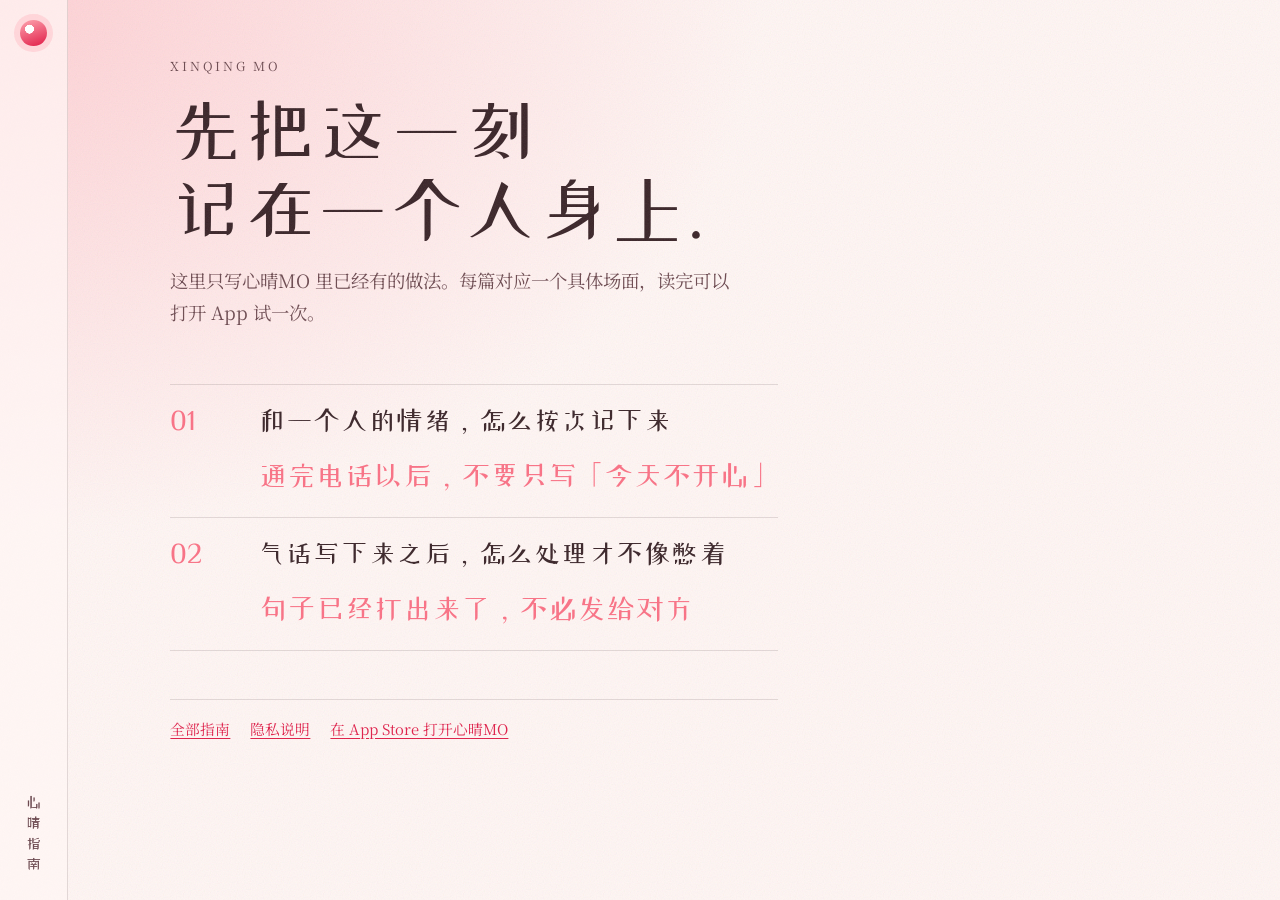
<file: index.html>
<!DOCTYPE html>
<html lang="zh-Hans">
  <head>
    <meta charset="utf-8" />
    <meta name="viewport" content="width=device-width, initial-scale=1" />
    <script>
      var _hmt = _hmt || [];
      (function () {
        var hm = document.createElement("script");
        hm.src = "https://hm.baidu.com/hm.js?46a3e5dee48f7f4f05d6a795c90ffaa4";
        var s = document.getElementsByTagName("script")[0];
        s.parentNode.insertBefore(hm, s);
      })();
    </script>
    <meta name="google-site-verification" content="C-arNfqmYoOlJp_gAkdVjv2-pRc9SM4FUcQt0aHw0Os" />
    <title>心晴MO 指南</title>
    <meta
      name="description"
      content="心晴MO 的使用指南：按人记下情绪，处理写下来的气话。默认在手机上，云同步自己打开。"
    />
    <link rel="preconnect" href="https://fonts.googleapis.com" />
    <link rel="preconnect" href="https://fonts.gstatic.com" crossorigin />
    <link
      href="https://fonts.googleapis.com/css2?family=Noto+Serif+SC:wght@500;600&family=ZCOOL+XiaoWei&display=swap"
      rel="stylesheet"
    />
    <link rel="stylesheet" href="css/site.css" />
  </head>
  <body>
    <aside class="rail" aria-hidden="true">
      <div class="mark"></div>
      <p class="rail-word">心晴指南</p>
    </aside>
    <main class="sheet">
      <p class="kicker">Xinqing MO</p>
      <h1>先把这一刻<br />记在一个人身上。</h1>
      <p class="lede">
        这里只写心晴MO 里已经有的做法。每篇对应一个具体场面，读完可以打开 App 试一次。
      </p>
      <ol class="toc">
        <li>
          <span>01</span>
          <div>
            <a href="guides/ren-de-qingxu/">和一个人的情绪，怎么按次记下来</a>
            <span class="meta">通完电话以后，不要只写「今天不开心」</span>
          </div>
        </li>
        <li>
          <span>02</span>
          <div>
            <a href="guides/qihua/">气话写下来之后，怎么处理才不像憋着</a>
            <span class="meta">句子已经打出来了，不必发给对方</span>
          </div>
        </li>
      </ol>
      <footer>
        <nav>
          <a href="guides/">全部指南</a>
          <a href="privacy/">隐私说明</a>
          <a href="go/home/">在 App Store 打开心晴MO</a>
        </nav>
      </footer>
    </main>
    <script src="site.config.js"></script>
    <script src="js/beacon.js"></script>
  </body>
</html>
</file>
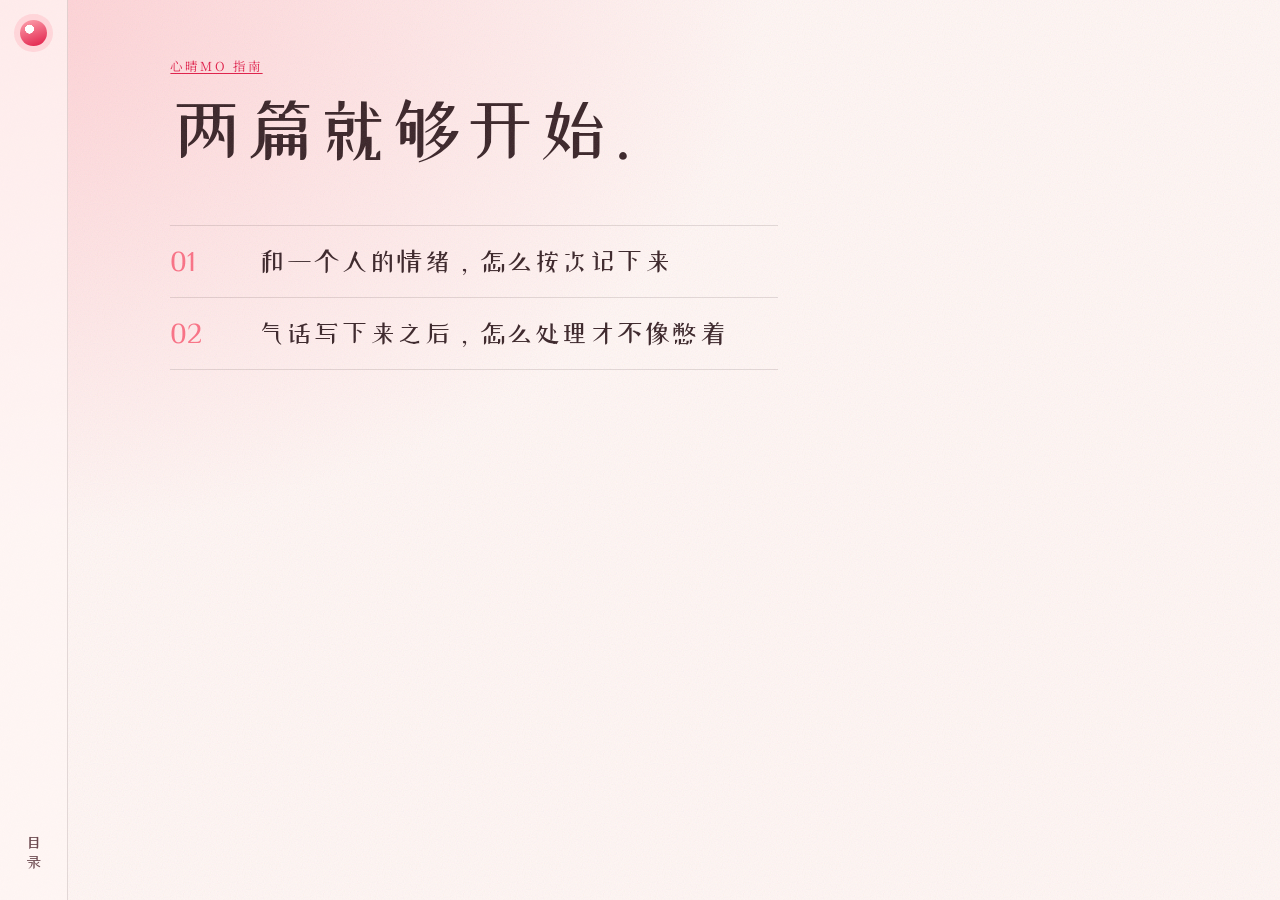
<file: guides/index.html>
<!DOCTYPE html>
<html lang="zh-Hans">
  <head>
    <meta charset="utf-8" />
    <meta name="viewport" content="width=device-width, initial-scale=1" />
    <script>
      var _hmt = _hmt || [];
      (function () {
        var hm = document.createElement("script");
        hm.src = "https://hm.baidu.com/hm.js?46a3e5dee48f7f4f05d6a795c90ffaa4";
        var s = document.getElementsByTagName("script")[0];
        s.parentNode.insertBefore(hm, s);
      })();
    </script>
    <title>全部指南 · 心晴MO</title>
    <meta name="description" content="心晴MO 指南目录。" />
    <link rel="preconnect" href="https://fonts.googleapis.com" />
    <link rel="preconnect" href="https://fonts.gstatic.com" crossorigin />
    <link
      href="https://fonts.googleapis.com/css2?family=Noto+Serif+SC:wght@500;600&family=ZCOOL+XiaoWei&display=swap"
      rel="stylesheet"
    />
    <link rel="stylesheet" href="../css/site.css" />
  </head>
  <body>
    <aside class="rail" aria-hidden="true">
      <div class="mark"></div>
      <p class="rail-word">目录</p>
    </aside>
    <main class="sheet">
      <p class="kicker"><a href="../">心晴MO 指南</a></p>
      <h1>两篇就够开始。</h1>
      <ol class="toc">
        <li>
          <span>01</span>
          <div>
            <a href="ren-de-qingxu/">和一个人的情绪，怎么按次记下来</a>
          </div>
        </li>
        <li>
          <span>02</span>
          <div>
            <a href="qihua/">气话写下来之后，怎么处理才不像憋着</a>
          </div>
        </li>
      </ol>
    </main>
    <script src="../site.config.js"></script>
    <script src="../js/beacon.js"></script>
  </body>
</html>
</file>
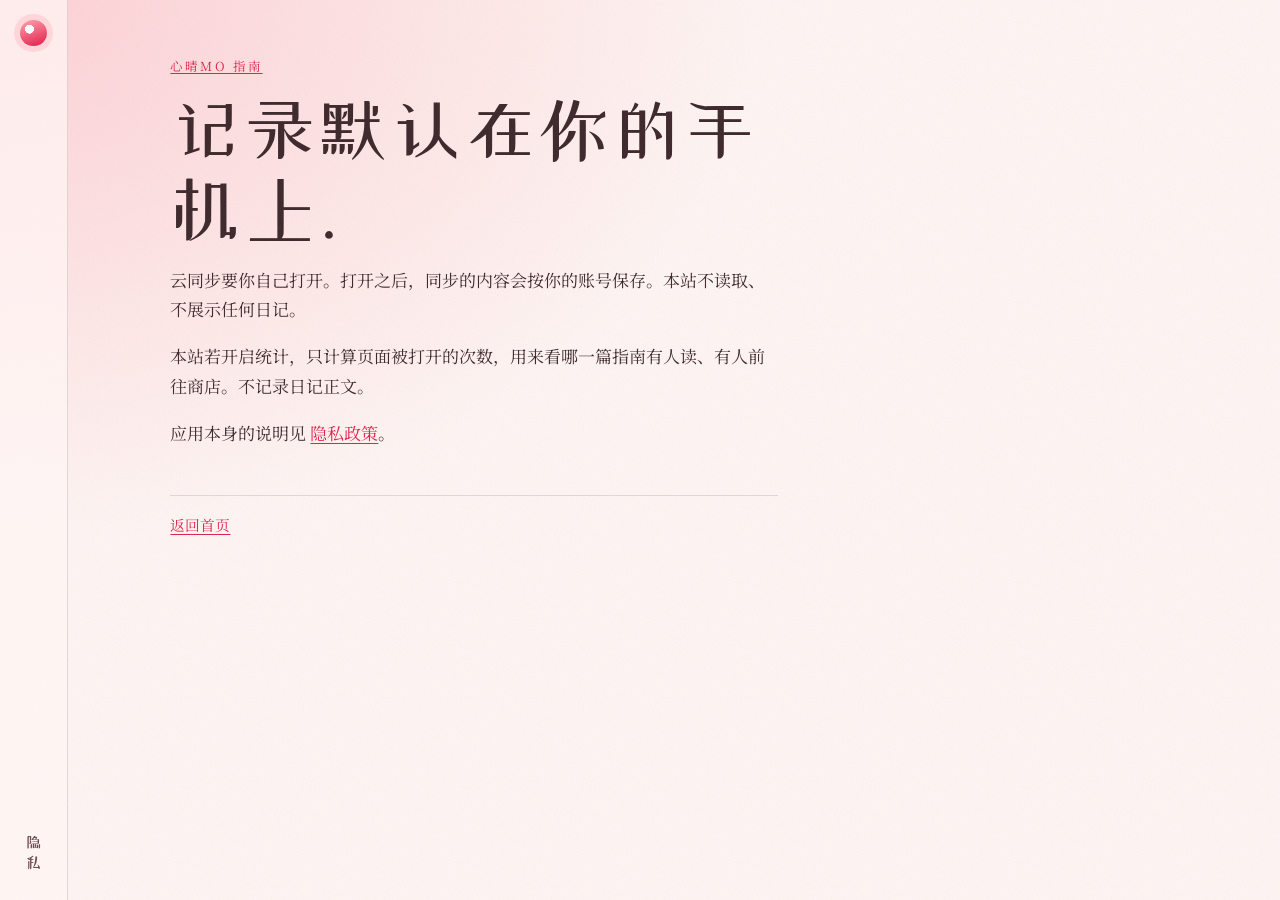
<file: privacy/index.html>
<!DOCTYPE html>
<html lang="zh-Hans">
  <head>
    <meta charset="utf-8" />
    <meta name="viewport" content="width=device-width, initial-scale=1" />
    <script>
      var _hmt = _hmt || [];
      (function () {
        var hm = document.createElement("script");
        hm.src = "https://hm.baidu.com/hm.js?46a3e5dee48f7f4f05d6a795c90ffaa4";
        var s = document.getElementsByTagName("script")[0];
        s.parentNode.insertBefore(hm, s);
      })();
    </script>
    <title>隐私说明 · 心晴MO 指南</title>
    <meta name="description" content="心晴MO 默认把记录留在手机上。云同步由你自己打开。本指南站不收集日记。" />
    <link rel="preconnect" href="https://fonts.googleapis.com" />
    <link rel="preconnect" href="https://fonts.gstatic.com" crossorigin />
    <link
      href="https://fonts.googleapis.com/css2?family=Noto+Serif+SC:wght@500;600&family=ZCOOL+XiaoWei&display=swap"
      rel="stylesheet"
    />
    <link rel="stylesheet" href="../css/site.css" />
  </head>
  <body>
    <aside class="rail" aria-hidden="true">
      <div class="mark"></div>
      <p class="rail-word">隐私</p>
    </aside>
    <main class="sheet">
      <p class="kicker"><a href="../">心晴MO 指南</a></p>
      <h1>记录默认在你的手机上。</h1>
      <p>云同步要你自己打开。打开之后，同步的内容会按你的账号保存。本站不读取、不展示任何日记。</p>
      <p>
        本站若开启统计，只计算页面被打开的次数，用来看哪一篇指南有人读、有人前往商店。不记录日记正文。
      </p>
      <p>
        应用本身的说明见
        <a href="https://github.com/moyunzero/Emotion-Diary/blob/master/PRIVACY.md">隐私政策</a>。
      </p>
      <footer>
        <a href="../">返回首页</a>
      </footer>
    </main>
    <script src="../site.config.js"></script>
    <script src="../js/beacon.js"></script>
  </body>
</html>
</file>
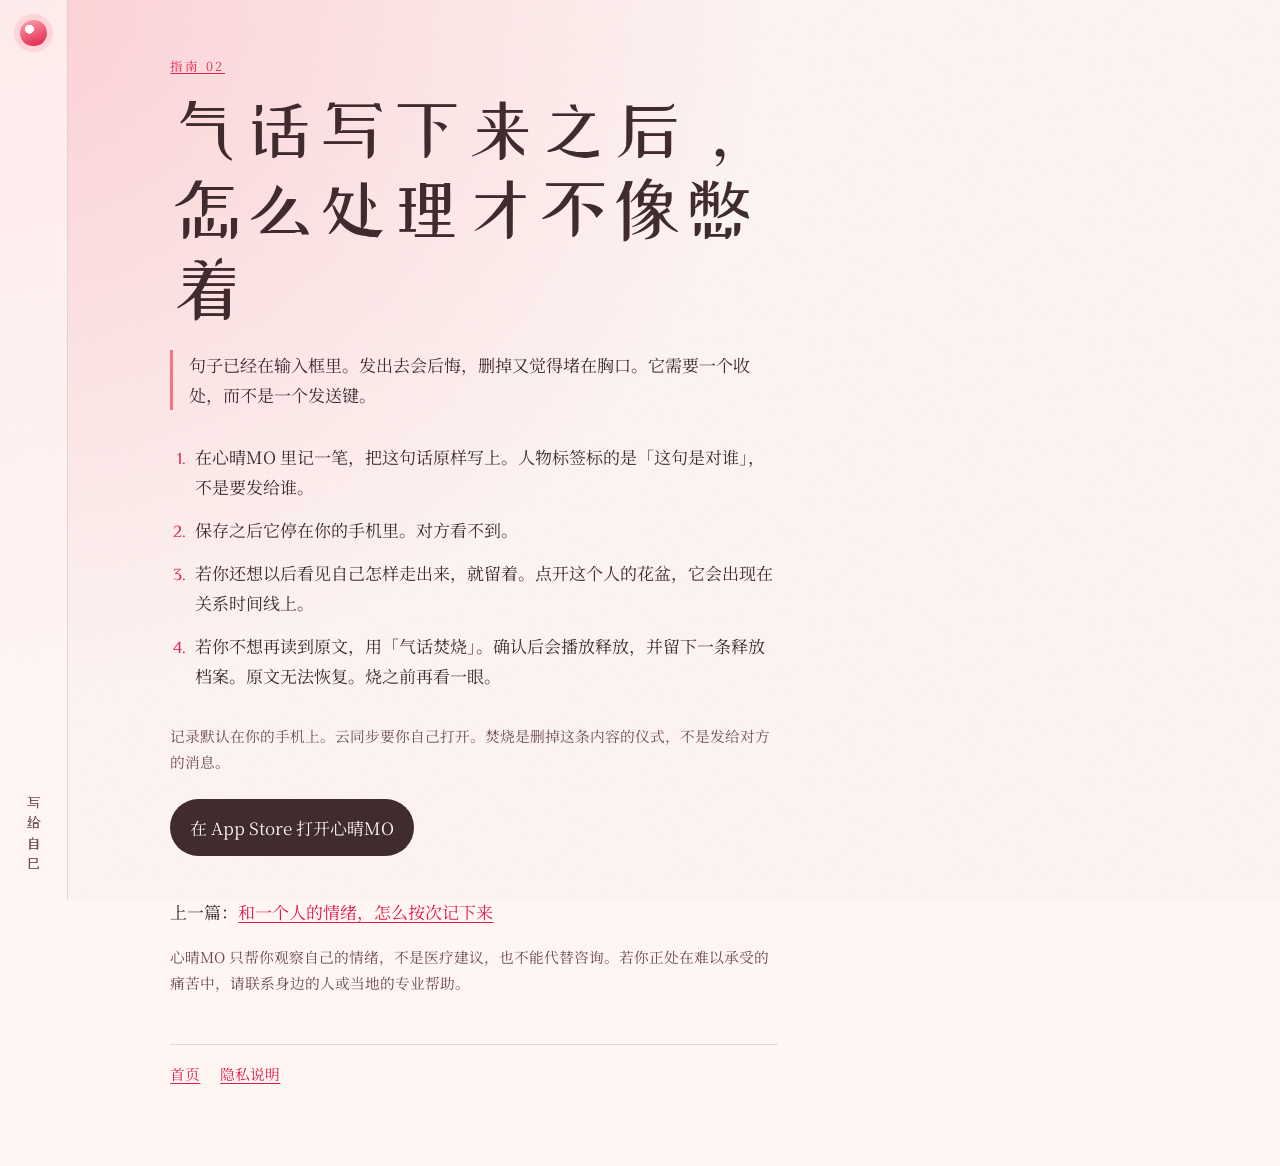
<file: guides/qihua/index.html>
<!DOCTYPE html>
<html lang="zh-Hans">
  <head>
    <meta charset="utf-8" />
    <meta name="viewport" content="width=device-width, initial-scale=1" />
    <script>
      var _hmt = _hmt || [];
      (function () {
        var hm = document.createElement("script");
        hm.src = "https://hm.baidu.com/hm.js?46a3e5dee48f7f4f05d6a795c90ffaa4";
        var s = document.getElementsByTagName("script")[0];
        s.parentNode.insertBefore(hm, s);
      })();
    </script>
    <title>气话写下来之后，怎么处理才不像憋着 · 心晴MO</title>
    <meta
      name="description"
      content="气话可以先写成一条心情记录。想彻底放下时，用气话焚烧：内容无法恢复，只留下释放档案。"
    />
    <link rel="preconnect" href="https://fonts.googleapis.com" />
    <link rel="preconnect" href="https://fonts.gstatic.com" crossorigin />
    <link
      href="https://fonts.googleapis.com/css2?family=Noto+Serif+SC:wght@500;600&family=ZCOOL+XiaoWei&display=swap"
      rel="stylesheet"
    />
    <link rel="stylesheet" href="../../css/site.css" />
  </head>
  <body>
    <aside class="rail" aria-hidden="true">
      <div class="mark"></div>
      <p class="rail-word">写给自己</p>
    </aside>
    <main class="sheet">
      <p class="kicker"><a href="../../guides/">指南 02</a></p>
      <h1>气话写下来之后，怎么处理才不像憋着</h1>
      <p class="scene">
        句子已经在输入框里。发出去会后悔，删掉又觉得堵在胸口。它需要一个收处，而不是一个发送键。
      </p>
      <ol class="steps">
        <li>在心晴MO 里记一笔，把这句话原样写上。人物标签标的是「这句是对谁」，不是要发给谁。</li>
        <li>保存之后它停在你的手机里。对方看不到。</li>
        <li>
          若你还想以后看见自己怎样走出来，就留着。点开这个人的花盆，它会出现在关系时间线上。
        </li>
        <li>
          若你不想再读到原文，用「气话焚烧」。确认后会播放释放，并留下一条释放档案。原文无法恢复。烧之前再看一眼。
        </li>
      </ol>
      <p class="note">
        记录默认在你的手机上。云同步要你自己打开。焚烧是删掉这条内容的仪式，不是发给对方的消息。
      </p>
      <p>
        <a class="cta" href="../../go/qihua/">在 App Store 打开心晴MO</a>
      </p>
      <p>上一篇：<a href="../ren-de-qingxu/">和一个人的情绪，怎么按次记下来</a></p>
      <p class="medical">
        心晴MO 只帮你观察自己的情绪，不是医疗建议，也不能代替咨询。若你正处在难以承受的痛苦中，请联系身边的人或当地的专业帮助。
      </p>
      <footer>
        <nav>
          <a href="../../">首页</a>
          <a href="../../privacy/">隐私说明</a>
        </nav>
      </footer>
    </main>
    <script src="../../site.config.js"></script>
    <script src="../../js/beacon.js"></script>
  </body>
</html>
</file>
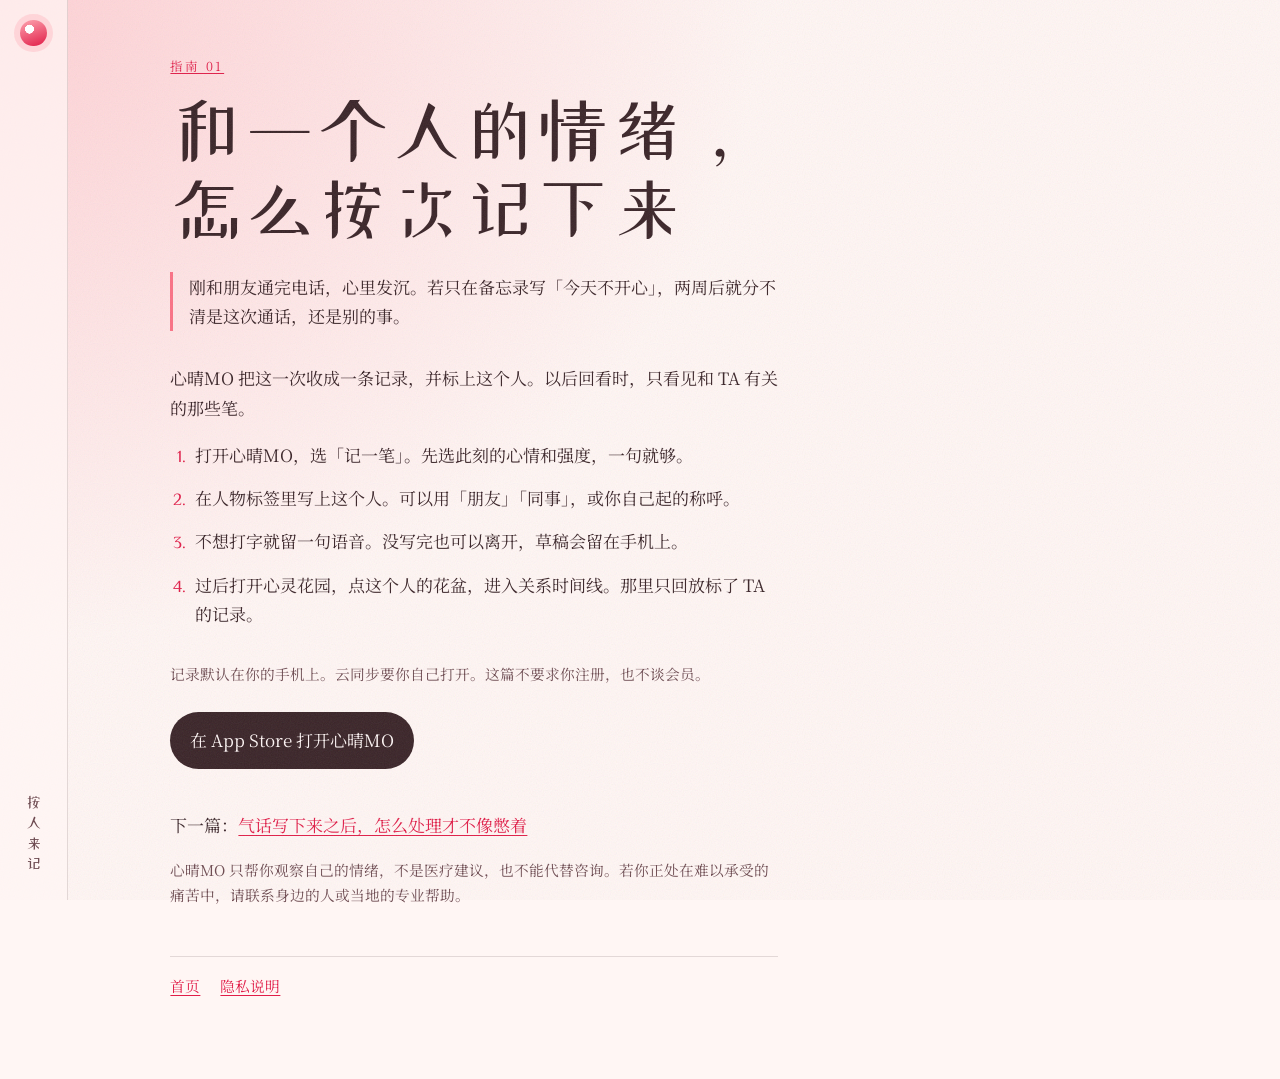
<file: guides/ren-de-qingxu/index.html>
<!DOCTYPE html>
<html lang="zh-Hans">
  <head>
    <meta charset="utf-8" />
    <meta name="viewport" content="width=device-width, initial-scale=1" />
    <script>
      var _hmt = _hmt || [];
      (function () {
        var hm = document.createElement("script");
        hm.src = "https://hm.baidu.com/hm.js?46a3e5dee48f7f4f05d6a795c90ffaa4";
        var s = document.getElementsByTagName("script")[0];
        s.parentNode.insertBefore(hm, s);
      })();
    </script>
    <title>和一个人的情绪，怎么按次记下来 · 心晴MO</title>
    <meta
      name="description"
      content="刚和某个人通完电话，用人物标签把这一次心情单独记下，之后在关系时间线里只回看和 TA 有关的记录。"
    />
    <link rel="preconnect" href="https://fonts.googleapis.com" />
    <link rel="preconnect" href="https://fonts.gstatic.com" crossorigin />
    <link
      href="https://fonts.googleapis.com/css2?family=Noto+Serif+SC:wght@500;600&family=ZCOOL+XiaoWei&display=swap"
      rel="stylesheet"
    />
    <link rel="stylesheet" href="../../css/site.css" />
  </head>
  <body>
    <aside class="rail" aria-hidden="true">
      <div class="mark"></div>
      <p class="rail-word">按人来记</p>
    </aside>
    <main class="sheet">
      <p class="kicker"><a href="../../guides/">指南 01</a></p>
      <h1>和一个人的情绪，怎么按次记下来</h1>
      <p class="scene">
        刚和朋友通完电话，心里发沉。若只在备忘录写「今天不开心」，两周后就分不清是这次通话，还是别的事。
      </p>
      <p>心晴MO 把这一次收成一条记录，并标上这个人。以后回看时，只看见和 TA 有关的那些笔。</p>
      <ol class="steps">
        <li>打开心晴MO，选「记一笔」。先选此刻的心情和强度，一句就够。</li>
        <li>在人物标签里写上这个人。可以用「朋友」「同事」，或你自己起的称呼。</li>
        <li>不想打字就留一句语音。没写完也可以离开，草稿会留在手机上。</li>
        <li>过后打开心灵花园，点这个人的花盆，进入关系时间线。那里只回放标了 TA 的记录。</li>
      </ol>
      <p class="note">
        记录默认在你的手机上。云同步要你自己打开。这篇不要求你注册，也不谈会员。
      </p>
      <p>
        <a class="cta" href="../../go/ren-de-qingxu/">在 App Store 打开心晴MO</a>
      </p>
      <p>下一篇：<a href="../qihua/">气话写下来之后，怎么处理才不像憋着</a></p>
      <p class="medical">
        心晴MO 只帮你观察自己的情绪，不是医疗建议，也不能代替咨询。若你正处在难以承受的痛苦中，请联系身边的人或当地的专业帮助。
      </p>
      <footer>
        <nav>
          <a href="../../">首页</a>
          <a href="../../privacy/">隐私说明</a>
        </nav>
      </footer>
    </main>
    <script src="../../site.config.js"></script>
    <script src="../../js/beacon.js"></script>
  </body>
</html>
</file>
<file: css/site.css>
:root {
  --paper: #fff6f4;
  --paper-deep: #ffe8e4;
  --ink: #3a2428;
  --ink-soft: #6d4a50;
  --rose: #e11d48;
  --petal: #fb7185;
  --line: rgba(58, 36, 40, 0.14);
  --rail: 4.25rem;
  --measure: 38rem;
  color-scheme: light;
}

*,
*::before,
*::after {
  box-sizing: border-box;
}

html {
  background: var(--paper);
}

body {
  margin: 0;
  min-height: 100vh;
  color: var(--ink);
  background:
    radial-gradient(ellipse at 0% 0%, rgba(253, 164, 175, 0.45), transparent 42%),
    var(--paper);
  font-family: "Noto Serif SC", "Songti SC", serif;
  font-size: 1.0625rem;
  line-height: 1.75;
}

body::before {
  content: "";
  pointer-events: none;
  position: fixed;
  inset: 0;
  opacity: 0.18;
  background-image: url("data:image/svg+xml,%3Csvg xmlns='http://www.w3.org/2000/svg' width='140' height='140'%3E%3Cfilter id='n'%3E%3CfeTurbulence type='fractalNoise' baseFrequency='.85' numOctaves='2' stitchTiles='stitch'/%3E%3C/filter%3E%3Crect width='140' height='140' filter='url(%23n)' opacity='.55'/%3E%3C/svg%3E");
}

a {
  color: var(--rose);
  text-underline-offset: 0.18em;
}

a:focus-visible,
button:focus-visible {
  outline: 2px solid var(--rose);
  outline-offset: 3px;
}

.rail {
  position: fixed;
  top: 0;
  left: 0;
  z-index: 2;
  width: var(--rail);
  height: 100vh;
  border-right: 1px solid var(--line);
  background: rgba(255, 246, 244, 0.72);
  display: flex;
  flex-direction: column;
  align-items: center;
  justify-content: space-between;
  padding: 1.25rem 0 1.5rem;
}

.mark {
  width: 1.65rem;
  height: 1.65rem;
  border-radius: 50%;
  background:
    radial-gradient(circle at 35% 35%, #fff 0 18%, transparent 19%),
    linear-gradient(160deg, #fda4af, var(--rose));
  box-shadow: 0 0 0 6px rgba(251, 113, 133, 0.18);
  animation: rise 700ms ease both;
}

@keyframes rise {
  from {
    opacity: 0;
    transform: translateY(6px);
  }
  to {
    opacity: 1;
    transform: none;
  }
}

.rail-word {
  writing-mode: vertical-rl;
  letter-spacing: 0.35em;
  font-family: "ZCOOL XiaoWei", "Noto Serif SC", serif;
  font-size: 0.95rem;
  color: var(--ink-soft);
}

.sheet {
  margin-left: var(--rail);
  padding: 3.5rem 8vw 5rem;
  max-width: calc(var(--measure) + 16vw);
}

.kicker {
  margin: 0 0 0.75rem;
  font-size: 0.78rem;
  letter-spacing: 0.22em;
  text-transform: uppercase;
  color: var(--ink-soft);
}

h1,
h2,
.toc a {
  font-family: "ZCOOL XiaoWei", "Noto Serif SC", serif;
  font-weight: 400;
  letter-spacing: 0.02em;
}

h1 {
  margin: 0 0 1rem;
  font-size: clamp(2.4rem, 6vw, 4.4rem);
  line-height: 1.12;
}

.lede {
  margin: 0;
  max-width: 36rem;
  font-size: 1.15rem;
  color: var(--ink-soft);
}

.toc {
  list-style: none;
  margin: 3.5rem 0 0;
  padding: 0;
}

.toc li {
  display: grid;
  grid-template-columns: 4.5rem 1fr;
  gap: 1rem;
  align-items: baseline;
  border-top: 1px solid var(--line);
}

.toc li:last-child {
  border-bottom: 1px solid var(--line);
}

.toc span {
  font-family: "ZCOOL XiaoWei", serif;
  font-size: 1.8rem;
  color: var(--petal);
}

.toc a {
  display: block;
  padding: 1.15rem 0;
  color: var(--ink);
  text-decoration: none;
  font-size: 1.65rem;
  line-height: 1.3;
}

.toc a:hover {
  color: var(--rose);
}

.meta {
  display: block;
  margin-top: -0.35rem;
  padding-bottom: 1rem;
  color: var(--ink-soft);
  font-size: 0.92rem;
}

.scene {
  margin: 1.5rem 0 2rem;
  padding-left: 1rem;
  border-left: 3px solid var(--petal);
  color: var(--ink);
}

ol.steps {
  margin: 0 0 2rem;
  padding: 0 0 0 1.2rem;
}

ol.steps li {
  margin: 0.85rem 0;
  padding-left: 0.35rem;
}

ol.steps li::marker {
  color: var(--rose);
  font-family: "ZCOOL XiaoWei", serif;
}

.note,
.medical {
  font-size: 0.92rem;
  color: var(--ink-soft);
}

.cta {
  display: inline-block;
  margin: 0.5rem 0 1.5rem;
  padding: 0.85rem 1.25rem;
  background: var(--ink);
  color: #fff7f6;
  text-decoration: none;
  border-radius: 999px;
}

.cta:hover {
  background: var(--rose);
}

footer {
  margin-top: 3rem;
  padding-top: 1rem;
  border-top: 1px solid var(--line);
  color: var(--ink-soft);
  font-size: 0.92rem;
}

footer nav {
  display: flex;
  flex-wrap: wrap;
  gap: 0.5rem 1.25rem;
}

@media (max-width: 640px) {
  .rail {
    position: sticky;
    top: 0;
    width: 100%;
    height: auto;
    flex-direction: row;
    padding: 0.75rem 1rem;
    border-right: 0;
    border-bottom: 1px solid var(--line);
  }

  .rail-word {
    writing-mode: horizontal-tb;
    letter-spacing: 0.18em;
  }

  .sheet {
    margin-left: 0;
    padding: 2rem 1.25rem 3rem;
  }

  .toc li {
    grid-template-columns: 2.8rem 1fr;
  }
}
</file>
